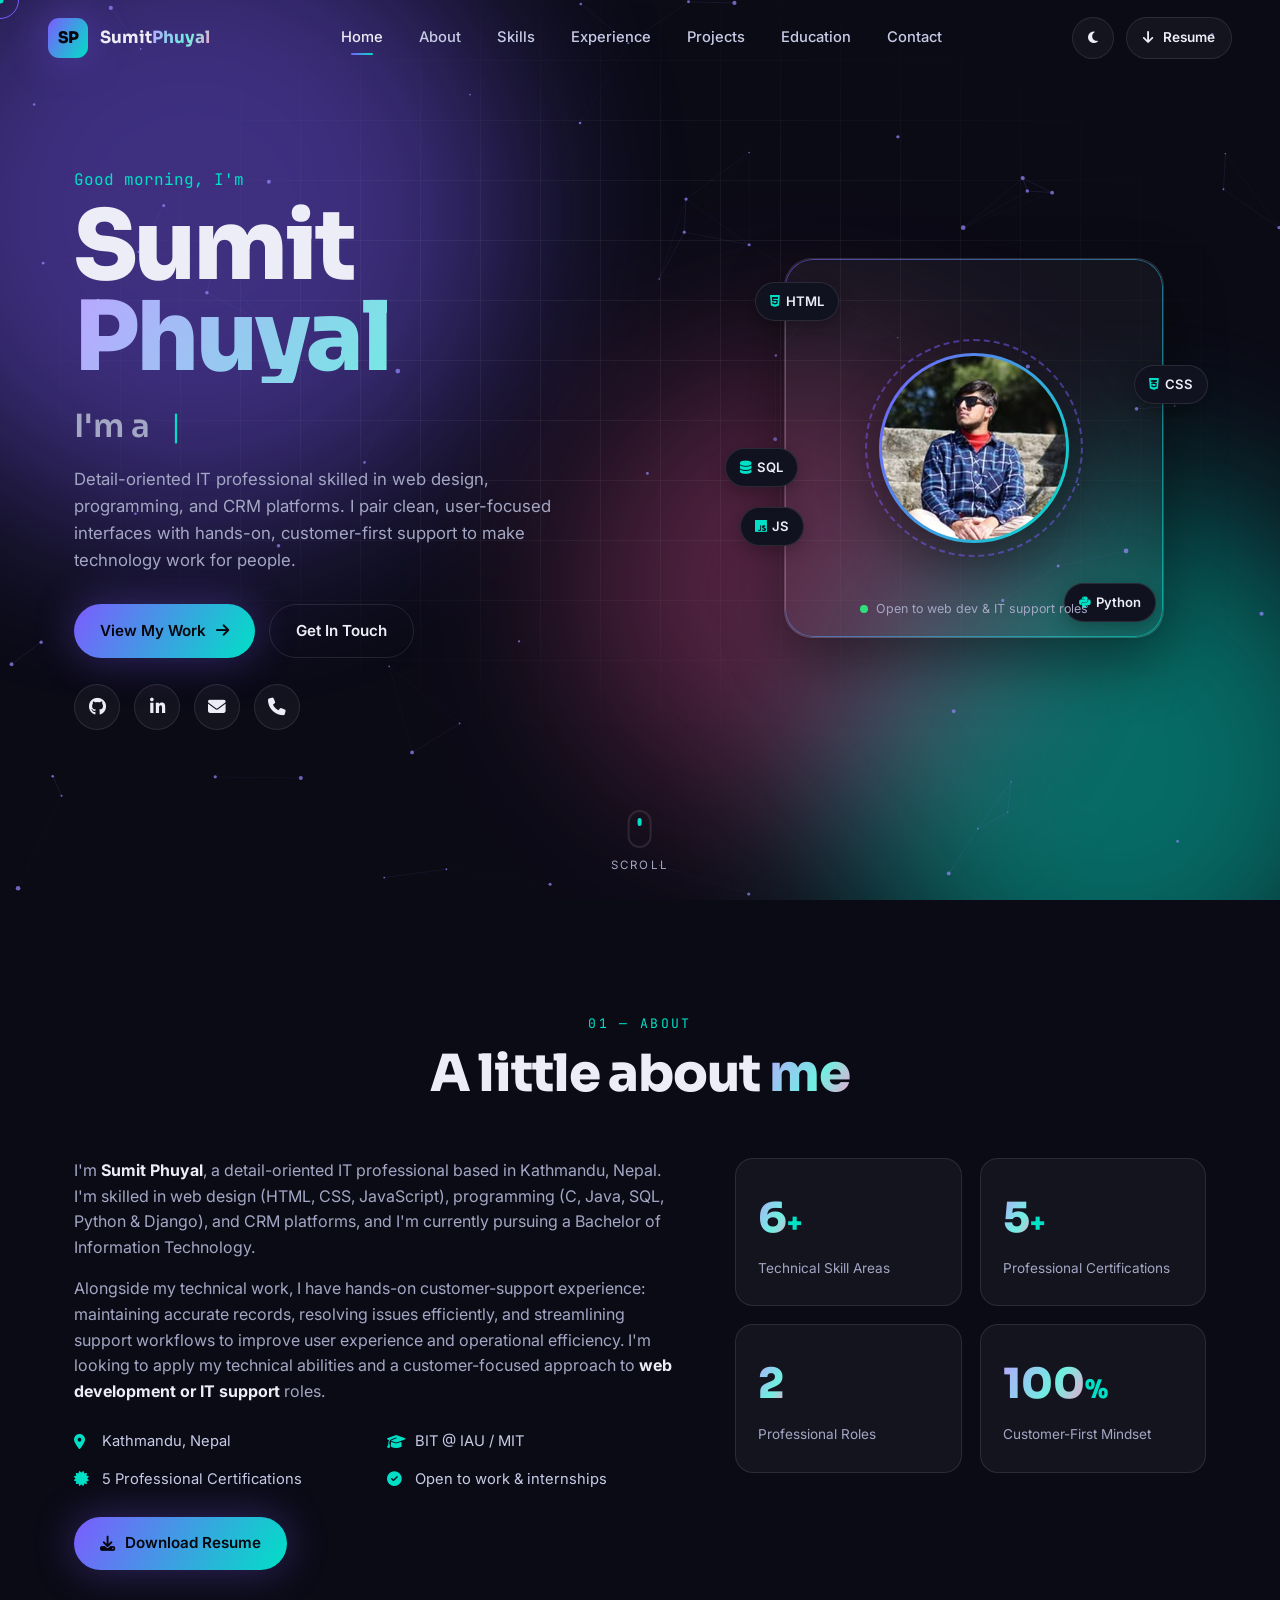
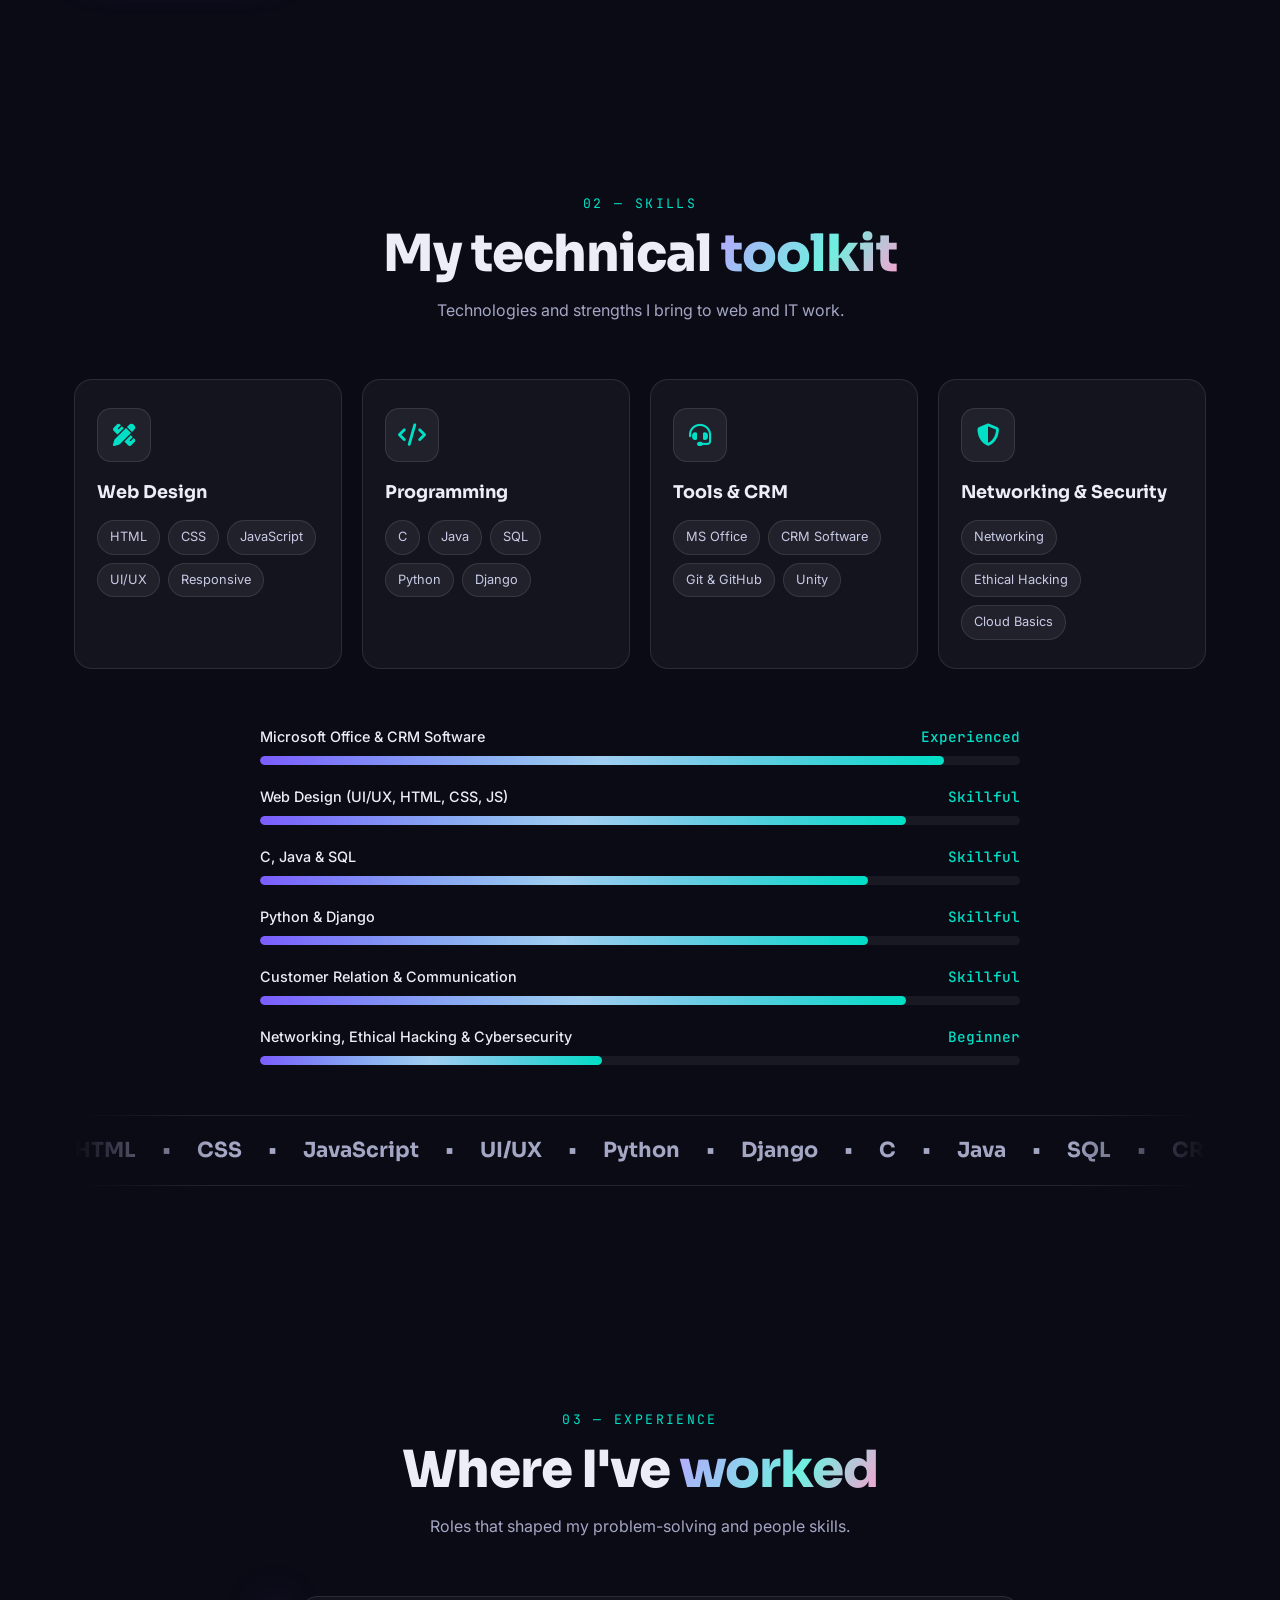
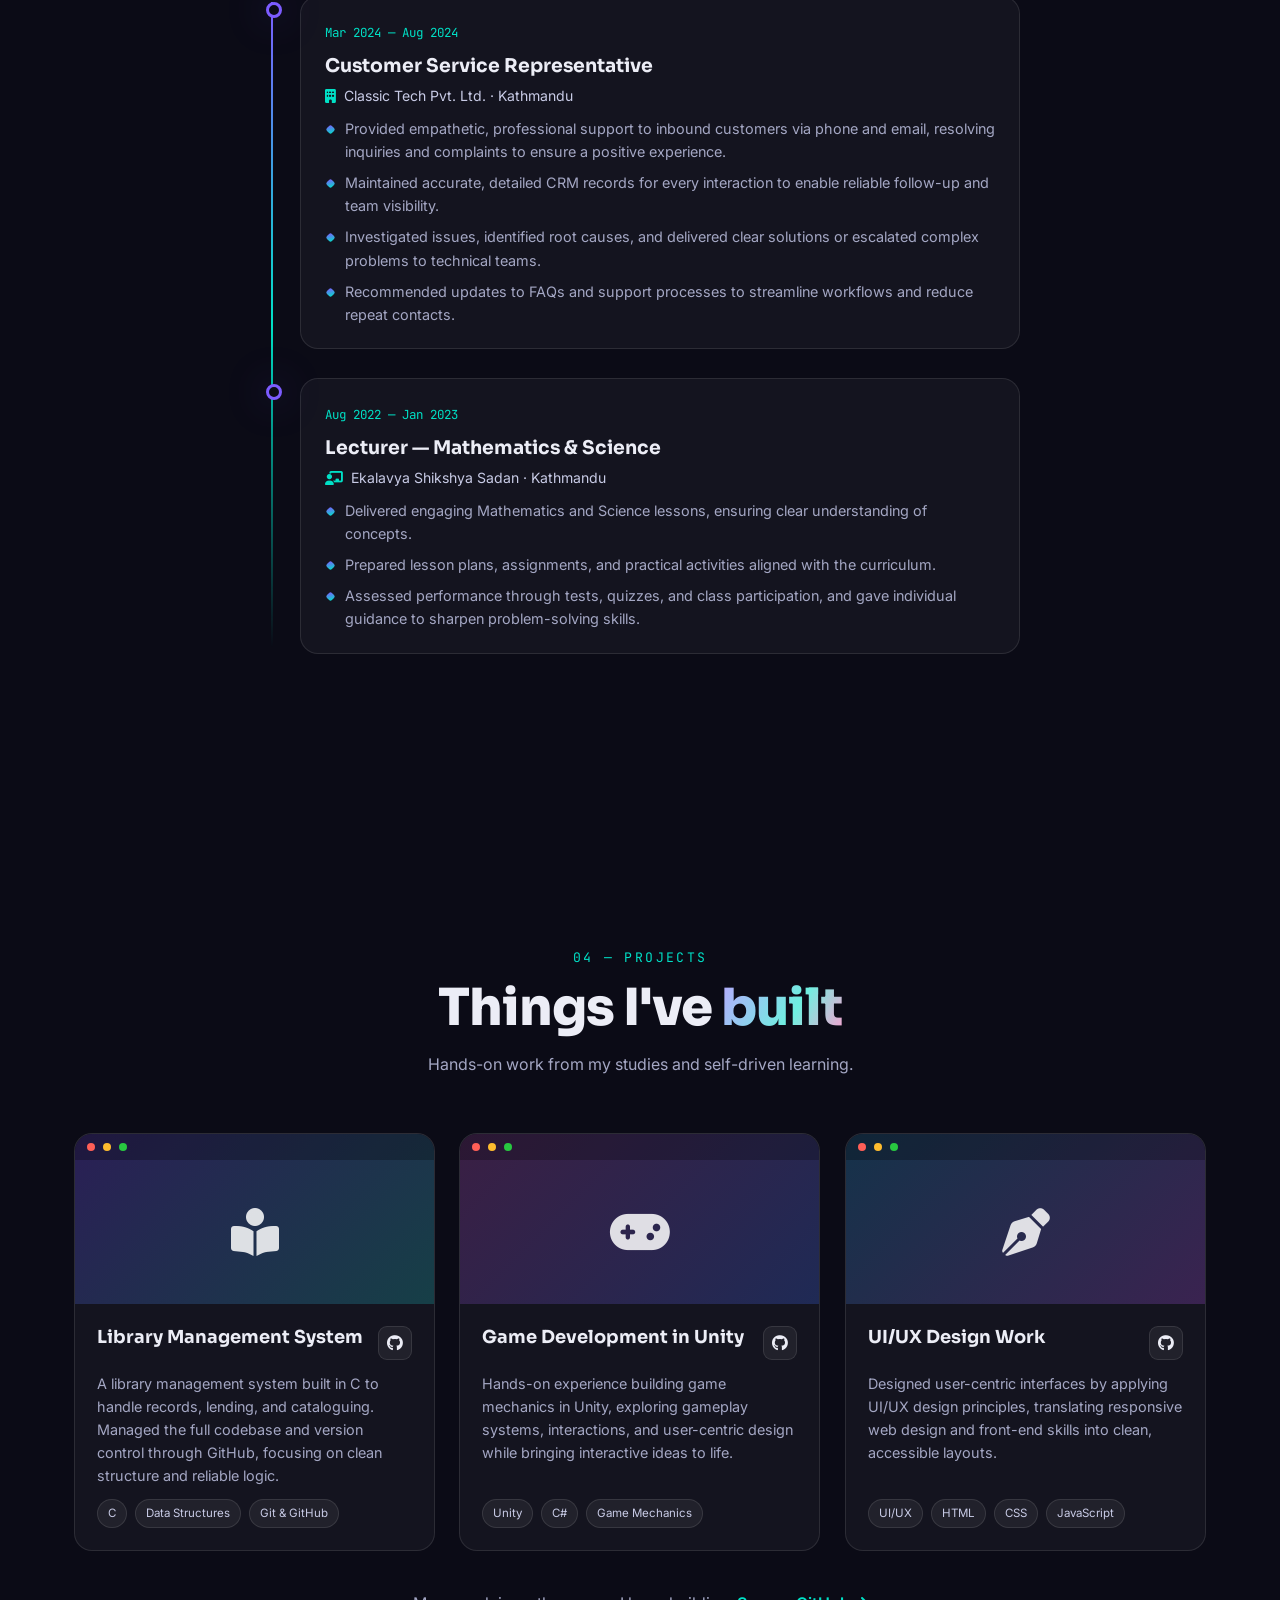
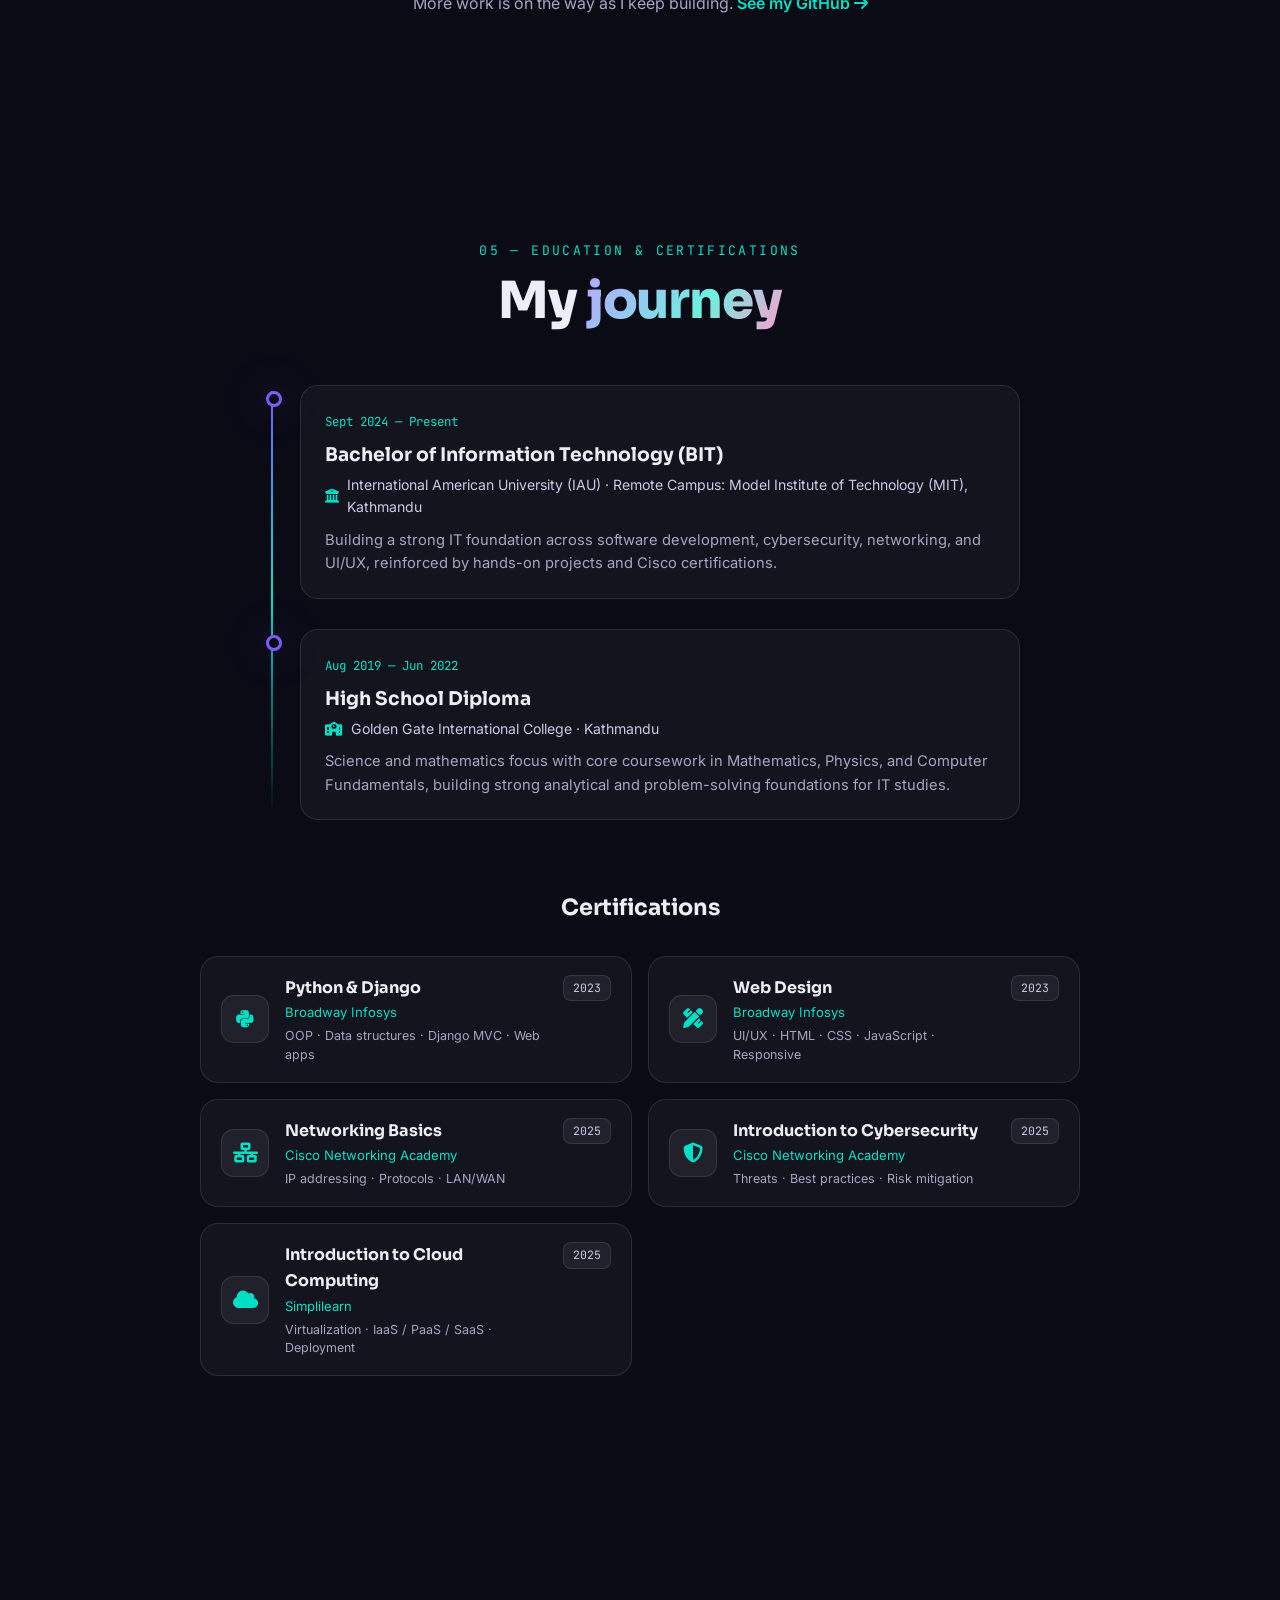
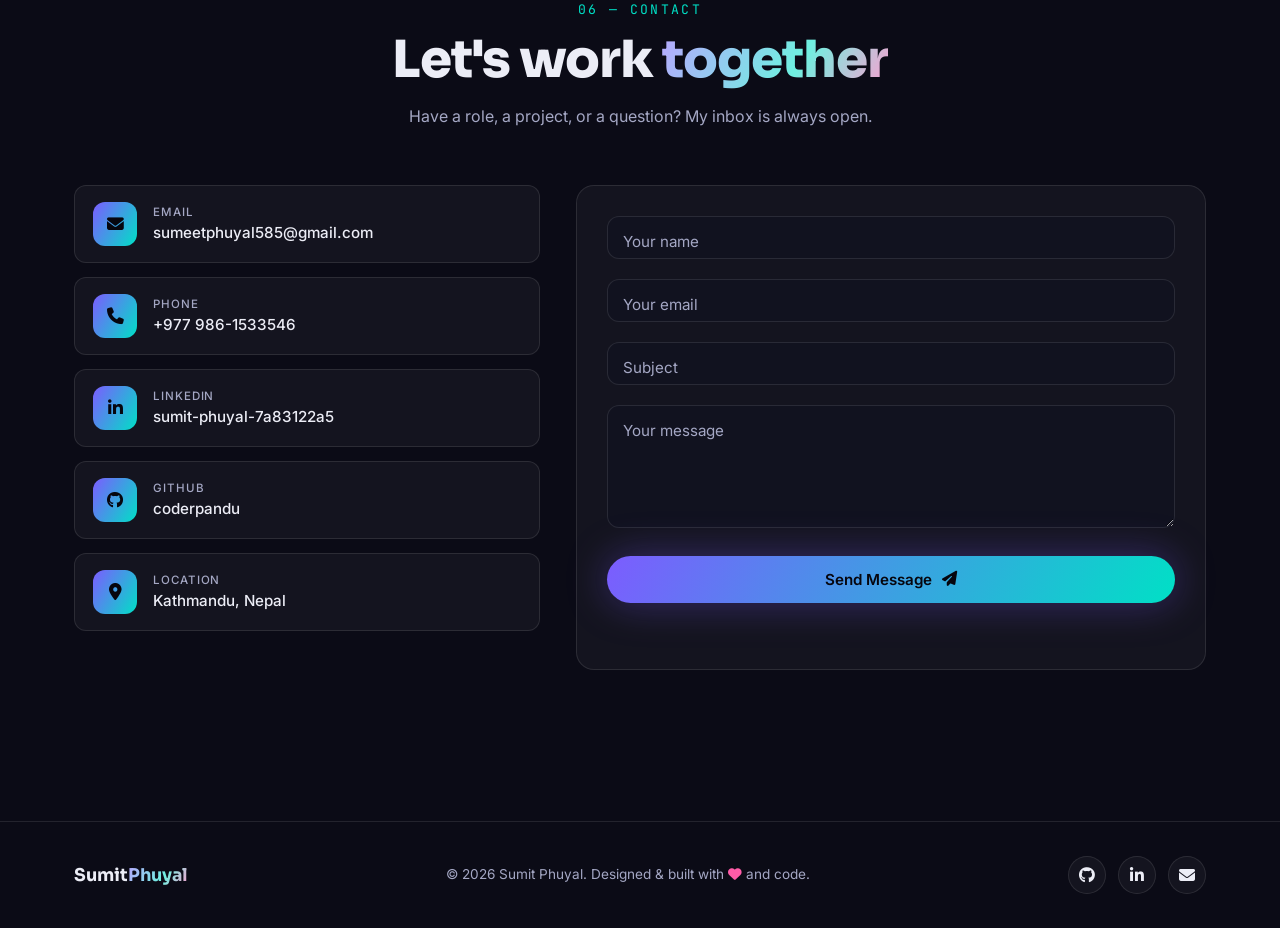
<file: index.html>
<!DOCTYPE html>
<html lang="en" data-theme="dark">
<head>
  <meta charset="UTF-8" />
  <meta name="viewport" content="width=device-width, initial-scale=1.0" />
  <meta name="description" content="Sumit Phuyal is an IT professional and web designer from Kathmandu, Nepal, skilled in HTML, CSS, JavaScript, Python and Django, with hands-on customer-support experience." />
  <meta name="author" content="Sumit Phuyal" />
  <meta name="keywords" content="Sumit Phuyal, Sumit Phuyal portfolio, web designer Nepal, IT professional Kathmandu, front-end developer, Python Django developer, coderpandu" />
  <meta name="robots" content="index, follow" />
  <meta name="theme-color" content="#0b0b16" />
  <link rel="canonical" href="https://coderpandu.github.io/portfolio/" />

  <!-- Open Graph -->
  <meta property="og:title" content="Sumit Phuyal — IT Professional & Web Designer" />
  <meta property="og:description" content="Portfolio of Sumit Phuyal — web design, programming, and customer-focused IT support, based in Kathmandu, Nepal." />
  <meta property="og:type" content="website" />
  <meta property="og:url" content="https://coderpandu.github.io/portfolio/" />
  <meta property="og:image" content="https://coderpandu.github.io/portfolio/assets/profile.jpg" />
  <meta property="og:site_name" content="Sumit Phuyal Portfolio" />

  <!-- Twitter -->
  <meta name="twitter:card" content="summary_large_image" />
  <meta name="twitter:title" content="Sumit Phuyal — IT Professional & Web Designer" />
  <meta name="twitter:description" content="Portfolio of Sumit Phuyal — web design, programming, and IT support, based in Kathmandu, Nepal." />
  <meta name="twitter:image" content="https://coderpandu.github.io/portfolio/assets/profile.jpg" />

  <title>Sumit Phuyal · IT Professional & Web Designer</title>

  <!-- Structured data: helps Google understand who this page is about -->
  <script type="application/ld+json">
  {
    "@context": "https://schema.org",
    "@type": "Person",
    "name": "Sumit Phuyal",
    "url": "https://coderpandu.github.io/portfolio/",
    "image": "https://coderpandu.github.io/portfolio/assets/profile.jpg",
    "jobTitle": "IT Professional & Web Designer",
    "email": "mailto:sumeetphuyal585@gmail.com",
    "telephone": "+977-986-1533546",
    "address": {
      "@type": "PostalAddress",
      "addressLocality": "Kathmandu",
      "addressCountry": "Nepal"
    },
    "sameAs": [
      "https://github.com/coderpandu",
      "https://www.linkedin.com/in/sumit-phuyal-7a83122a5"
    ],
    "knowsAbout": ["Web Design", "HTML", "CSS", "JavaScript", "Python", "Django", "C", "Java", "SQL", "UI/UX", "Customer Support", "Networking", "Cybersecurity"]
  }
  </script>

  <!-- Favicon (inline SVG monogram) -->
  <link rel="icon" href="data:image/svg+xml,<svg xmlns='http://www.w3.org/2000/svg' viewBox='0 0 100 100'><rect width='100' height='100' rx='22' fill='%237c5cff'/><text x='50' y='68' font-size='54' font-family='Arial' font-weight='bold' fill='white' text-anchor='middle'>SP</text></svg>" />

  <!-- Fonts -->
  <link rel="preconnect" href="https://fonts.googleapis.com" />
  <link rel="preconnect" href="https://fonts.gstatic.com" crossorigin />
  <link href="https://fonts.googleapis.com/css2?family=Inter:wght@300;400;500;600;700&family=Sora:wght@400;500;600;700;800&family=JetBrains+Mono:wght@400;500&display=swap" rel="stylesheet" />

  <!-- Icons -->
  <link rel="stylesheet" href="https://cdnjs.cloudflare.com/ajax/libs/font-awesome/6.5.1/css/all.min.css" />

  <link rel="stylesheet" href="css/style.css" />
</head>

<body>
  <!-- ===== Preloader ===== -->
  <div class="preloader" id="preloader">
    <div class="preloader__inner">
      <div class="preloader__monogram">
        <svg viewBox="0 0 100 100" aria-hidden="true">
          <path id="loaderPath" d="M30 25 L30 75 M30 25 L30 50 L55 50 M55 25 L55 75 M70 25 L70 75" />
        </svg>
      </div>
      <div class="preloader__bar"><span></span></div>
      <p class="preloader__text">Loading experience<span class="dots"></span></p>
    </div>
  </div>

  <!-- ===== Custom cursor ===== -->
  <div class="cursor-dot" id="cursorDot" aria-hidden="true"></div>
  <div class="cursor-ring" id="cursorRing" aria-hidden="true"></div>

  <!-- ===== Scroll progress bar ===== -->
  <div class="scroll-progress" id="scrollProgress" aria-hidden="true"></div>

  <!-- ===== Animated background ===== -->
  <div class="bg-aurora" aria-hidden="true">
    <span class="blob blob--1"></span>
    <span class="blob blob--2"></span>
    <span class="blob blob--3"></span>
  </div>
  <canvas id="particles" class="bg-particles" aria-hidden="true"></canvas>
  <div class="bg-grid" aria-hidden="true"></div>

  <!-- ===== Navbar ===== -->
  <header class="nav" id="nav">
    <a href="#home" class="nav__logo" data-cursor="link">
      <span class="nav__logo-mark">SP</span>
      <span class="nav__logo-text">Sumit<span>Phuyal</span></span>
    </a>

    <nav class="nav__menu" id="navMenu" aria-label="Primary">
      <a href="#home" class="nav__link is-active" data-cursor="link">Home</a>
      <a href="#about" class="nav__link" data-cursor="link">About</a>
      <a href="#skills" class="nav__link" data-cursor="link">Skills</a>
      <a href="#experience" class="nav__link" data-cursor="link">Experience</a>
      <a href="#projects" class="nav__link" data-cursor="link">Projects</a>
      <a href="#education" class="nav__link" data-cursor="link">Education</a>
      <a href="#contact" class="nav__link" data-cursor="link">Contact</a>
    </nav>

    <div class="nav__actions">
      <button class="theme-toggle" id="themeToggle" aria-label="Toggle theme" data-cursor="link">
        <i class="fa-solid fa-moon"></i>
        <i class="fa-solid fa-sun"></i>
      </button>
      <a href="assets/Sumit_Phuyal_Resume.pdf" download class="btn btn--ghost nav__cv" data-cursor="link">
        <i class="fa-solid fa-arrow-down"></i> Resume
      </a>
      <button class="nav__burger" id="navBurger" aria-label="Open menu" aria-expanded="false">
        <span></span><span></span><span></span>
      </button>
    </div>
  </header>

  <main>
    <!-- ===== Hero ===== -->
    <section class="hero section" id="home">
      <div class="hero__content reveal">
        <p class="hero__greeting"><span id="greeting">Hello</span>, I'm</p>
        <h1 class="hero__name">
          <span class="hero__name-line">Sumit</span>
          <span class="hero__name-line hero__name-line--accent">Phuyal</span>
        </h1>
        <h2 class="hero__role">
          <span class="hero__role-static">I'm a</span>
          <span class="typed" id="typed"></span>
          <span class="typed-cursor">|</span>
        </h2>
        <p class="hero__tagline">
          Detail-oriented IT professional skilled in web design, programming, and CRM
          platforms. I pair clean, user-focused interfaces with hands-on, customer-first
          support to make technology work for people.
        </p>

        <div class="hero__cta">
          <a href="#projects" class="btn btn--primary" data-cursor="link">
            <span>View My Work</span> <i class="fa-solid fa-arrow-right"></i>
          </a>
          <a href="#contact" class="btn btn--outline" data-cursor="link">
            <span>Get In Touch</span>
          </a>
        </div>

        <div class="hero__socials">
          <a href="https://github.com/coderpandu" target="_blank" rel="noopener" aria-label="GitHub" data-cursor="link"><i class="fa-brands fa-github"></i></a>
          <a href="https://www.linkedin.com/in/sumit-phuyal-7a83122a5" target="_blank" rel="noopener" aria-label="LinkedIn" data-cursor="link"><i class="fa-brands fa-linkedin-in"></i></a>
          <a href="mailto:sumeetphuyal585@gmail.com" aria-label="Email" data-cursor="link"><i class="fa-solid fa-envelope"></i></a>
          <a href="tel:+9779861533546" aria-label="Phone" data-cursor="link"><i class="fa-solid fa-phone"></i></a>
        </div>
      </div>

      <div class="hero__visual reveal">
        <div class="hero__card tilt" id="heroCard">
          <div class="hero__avatar">
            <img src="assets/profile.jpg" alt="Sumit Phuyal" class="hero__avatar-img"
                 onerror="this.style.display='none'; this.parentElement.classList.add('no-img');" />
            <span class="hero__avatar-mono">SP</span>
            <span class="hero__avatar-ring"></span>
          </div>
          <div class="hero__chip hero__chip--1"><i class="fa-brands fa-html5"></i> HTML</div>
          <div class="hero__chip hero__chip--2"><i class="fa-brands fa-css3-alt"></i> CSS</div>
          <div class="hero__chip hero__chip--3"><i class="fa-brands fa-js"></i> JS</div>
          <div class="hero__chip hero__chip--4"><i class="fa-brands fa-python"></i> Python</div>
          <div class="hero__chip hero__chip--5"><i class="fa-solid fa-database"></i> SQL</div>
          <div class="hero__status">
            <span class="dot"></span> Open to web dev & IT support roles
          </div>
        </div>
      </div>

      <a href="#about" class="hero__scroll" aria-label="Scroll down" data-cursor="link">
        <span class="mouse"><span class="wheel"></span></span>
        <span class="hero__scroll-text">Scroll</span>
      </a>
    </section>

    <!-- ===== About ===== -->
    <section class="section about" id="about">
      <div class="section__head reveal">
        <span class="section__kicker">01 — About</span>
        <h2 class="section__title">A little about <span>me</span></h2>
      </div>

      <div class="about__grid">
        <div class="about__text reveal">
          <p>
            I'm <strong>Sumit Phuyal</strong>, a detail-oriented IT professional based in
            Kathmandu, Nepal. I'm skilled in web design (HTML, CSS, JavaScript), programming
            (C, Java, SQL, Python & Django), and CRM platforms, and I'm currently pursuing a
            Bachelor of Information Technology.
          </p>
          <p>
            Alongside my technical work, I have hands-on customer-support experience:
            maintaining accurate records, resolving issues efficiently, and streamlining
            support workflows to improve user experience and operational efficiency. I'm
            looking to apply my technical abilities and a customer-focused approach to
            <strong>web development or IT support</strong> roles.
          </p>

          <ul class="about__facts">
            <li><i class="fa-solid fa-location-dot"></i> Kathmandu, Nepal</li>
            <li><i class="fa-solid fa-graduation-cap"></i> BIT @ IAU / MIT</li>
            <li><i class="fa-solid fa-certificate"></i> 5 Professional Certifications</li>
            <li><i class="fa-solid fa-circle-check"></i> Open to work & internships</li>
          </ul>

          <a href="assets/Sumit_Phuyal_Resume.pdf" download class="btn btn--primary" data-cursor="link">
            <i class="fa-solid fa-download"></i> <span>Download Resume</span>
          </a>
        </div>

        <div class="about__stats reveal">
          <div class="stat">
            <span class="stat__num" data-target="6">0</span><span class="stat__plus">+</span>
            <p class="stat__label">Technical Skill Areas</p>
          </div>
          <div class="stat">
            <span class="stat__num" data-target="5">0</span><span class="stat__plus">+</span>
            <p class="stat__label">Professional Certifications</p>
          </div>
          <div class="stat">
            <span class="stat__num" data-target="2">0</span>
            <p class="stat__label">Professional Roles</p>
          </div>
          <div class="stat">
            <span class="stat__num" data-target="100">0</span><span class="stat__plus">%</span>
            <p class="stat__label">Customer-First Mindset</p>
          </div>
        </div>
      </div>
    </section>

    <!-- ===== Skills ===== -->
    <section class="section skills" id="skills">
      <div class="section__head reveal">
        <span class="section__kicker">02 — Skills</span>
        <h2 class="section__title">My technical <span>toolkit</span></h2>
        <p class="section__sub">Technologies and strengths I bring to web and IT work.</p>
      </div>

      <div class="skills__grid">
        <article class="skill-card reveal">
          <div class="skill-card__icon"><i class="fa-solid fa-pen-ruler"></i></div>
          <h3>Web Design</h3>
          <div class="chips">
            <span class="chip">HTML</span><span class="chip">CSS</span><span class="chip">JavaScript</span>
            <span class="chip">UI/UX</span><span class="chip">Responsive</span>
          </div>
        </article>

        <article class="skill-card reveal">
          <div class="skill-card__icon"><i class="fa-solid fa-code"></i></div>
          <h3>Programming</h3>
          <div class="chips">
            <span class="chip">C</span><span class="chip">Java</span><span class="chip">SQL</span>
            <span class="chip">Python</span><span class="chip">Django</span>
          </div>
        </article>

        <article class="skill-card reveal">
          <div class="skill-card__icon"><i class="fa-solid fa-headset"></i></div>
          <h3>Tools & CRM</h3>
          <div class="chips">
            <span class="chip">MS Office</span><span class="chip">CRM Software</span>
            <span class="chip">Git & GitHub</span><span class="chip">Unity</span>
          </div>
        </article>

        <article class="skill-card reveal">
          <div class="skill-card__icon"><i class="fa-solid fa-shield-halved"></i></div>
          <h3>Networking & Security</h3>
          <div class="chips">
            <span class="chip">Networking</span><span class="chip">Ethical Hacking</span>
            <span class="chip">Cloud Basics</span>
          </div>
        </article>
      </div>

      <!-- Proficiency bars (mapped from resume skill levels) -->
      <div class="skills__bars reveal">
        <div class="bar">
          <div class="bar__head"><span>Microsoft Office & CRM Software</span><span class="bar__pct">Experienced</span></div>
          <div class="bar__track"><span class="bar__fill" data-width="90"></span></div>
        </div>
        <div class="bar">
          <div class="bar__head"><span>Web Design (UI/UX, HTML, CSS, JS)</span><span class="bar__pct">Skillful</span></div>
          <div class="bar__track"><span class="bar__fill" data-width="85"></span></div>
        </div>
        <div class="bar">
          <div class="bar__head"><span>C, Java & SQL</span><span class="bar__pct">Skillful</span></div>
          <div class="bar__track"><span class="bar__fill" data-width="80"></span></div>
        </div>
        <div class="bar">
          <div class="bar__head"><span>Python & Django</span><span class="bar__pct">Skillful</span></div>
          <div class="bar__track"><span class="bar__fill" data-width="80"></span></div>
        </div>
        <div class="bar">
          <div class="bar__head"><span>Customer Relation & Communication</span><span class="bar__pct">Skillful</span></div>
          <div class="bar__track"><span class="bar__fill" data-width="85"></span></div>
        </div>
        <div class="bar">
          <div class="bar__head"><span>Networking, Ethical Hacking & Cybersecurity</span><span class="bar__pct">Beginner</span></div>
          <div class="bar__track"><span class="bar__fill" data-width="45"></span></div>
        </div>
      </div>

      <!-- Marquee ticker -->
      <div class="marquee reveal" aria-hidden="true">
        <div class="marquee__track">
          <span>HTML</span><span>•</span><span>CSS</span><span>•</span><span>JavaScript</span><span>•</span>
          <span>UI/UX</span><span>•</span><span>Python</span><span>•</span><span>Django</span><span>•</span>
          <span>C</span><span>•</span><span>Java</span><span>•</span><span>SQL</span><span>•</span>
          <span>CRM</span><span>•</span><span>Unity</span><span>•</span><span>Networking</span><span>•</span>
          <span>Cybersecurity</span><span>•</span><span>Cloud</span><span>•</span>
          <span>HTML</span><span>•</span><span>CSS</span><span>•</span><span>JavaScript</span><span>•</span>
          <span>UI/UX</span><span>•</span><span>Python</span><span>•</span><span>Django</span><span>•</span>
          <span>C</span><span>•</span><span>Java</span><span>•</span><span>SQL</span><span>•</span>
          <span>CRM</span><span>•</span><span>Unity</span><span>•</span><span>Networking</span><span>•</span>
          <span>Cybersecurity</span><span>•</span><span>Cloud</span><span>•</span>
        </div>
      </div>
    </section>

    <!-- ===== Experience ===== -->
    <section class="section experience" id="experience">
      <div class="section__head reveal">
        <span class="section__kicker">03 — Experience</span>
        <h2 class="section__title">Where I've <span>worked</span></h2>
        <p class="section__sub">Roles that shaped my problem-solving and people skills.</p>
      </div>

      <div class="timeline">
        <div class="timeline__item reveal">
          <div class="timeline__dot"></div>
          <div class="timeline__card">
            <span class="timeline__date">Mar 2024 — Aug 2024</span>
            <h3>Customer Service Representative</h3>
            <p class="timeline__org"><i class="fa-solid fa-building"></i> Classic Tech Pvt. Ltd. · Kathmandu</p>
            <ul class="timeline__list">
              <li>Provided empathetic, professional support to inbound customers via phone and email, resolving inquiries and complaints to ensure a positive experience.</li>
              <li>Maintained accurate, detailed CRM records for every interaction to enable reliable follow-up and team visibility.</li>
              <li>Investigated issues, identified root causes, and delivered clear solutions or escalated complex problems to technical teams.</li>
              <li>Recommended updates to FAQs and support processes to streamline workflows and reduce repeat contacts.</li>
            </ul>
          </div>
        </div>

        <div class="timeline__item reveal">
          <div class="timeline__dot"></div>
          <div class="timeline__card">
            <span class="timeline__date">Aug 2022 — Jan 2023</span>
            <h3>Lecturer — Mathematics & Science</h3>
            <p class="timeline__org"><i class="fa-solid fa-chalkboard-user"></i> Ekalavya Shikshya Sadan · Kathmandu</p>
            <ul class="timeline__list">
              <li>Delivered engaging Mathematics and Science lessons, ensuring clear understanding of concepts.</li>
              <li>Prepared lesson plans, assignments, and practical activities aligned with the curriculum.</li>
              <li>Assessed performance through tests, quizzes, and class participation, and gave individual guidance to sharpen problem-solving skills.</li>
            </ul>
          </div>
        </div>
      </div>
    </section>

    <!-- ===== Projects ===== -->
    <section class="section projects" id="projects">
      <div class="section__head reveal">
        <span class="section__kicker">04 — Projects</span>
        <h2 class="section__title">Things I've <span>built</span></h2>
        <p class="section__sub">Hands-on work from my studies and self-driven learning.</p>
      </div>

      <div class="projects__grid">
        <article class="project reveal" data-cursor="view">
          <div class="project__media">
            <div class="project__mock">
              <span class="project__mock-bar"></span>
              <div class="project__mock-body"><i class="fa-solid fa-book-open-reader"></i></div>
            </div>
          </div>
          <div class="project__body">
            <div class="project__top">
              <h3>Library Management System</h3>
              <div class="project__links">
                <a href="https://github.com/coderpandu" target="_blank" rel="noopener" aria-label="Source code" data-cursor="link"><i class="fa-brands fa-github"></i></a>
              </div>
            </div>
            <p>
              A library management system built in C to handle records, lending, and
              cataloguing. Managed the full codebase and version control through GitHub,
              focusing on clean structure and reliable logic.
            </p>
            <div class="chips chips--sm">
              <span class="chip">C</span><span class="chip">Data Structures</span><span class="chip">Git & GitHub</span>
            </div>
          </div>
        </article>

        <article class="project reveal" data-cursor="view">
          <div class="project__media">
            <div class="project__mock project__mock--alt">
              <span class="project__mock-bar"></span>
              <div class="project__mock-body"><i class="fa-solid fa-gamepad"></i></div>
            </div>
          </div>
          <div class="project__body">
            <div class="project__top">
              <h3>Game Development in Unity</h3>
              <div class="project__links">
                <a href="https://github.com/coderpandu" target="_blank" rel="noopener" aria-label="Source code" data-cursor="link"><i class="fa-brands fa-github"></i></a>
              </div>
            </div>
            <p>
              Hands-on experience building game mechanics in Unity, exploring gameplay
              systems, interactions, and user-centric design while bringing interactive
              ideas to life.
            </p>
            <div class="chips chips--sm">
              <span class="chip">Unity</span><span class="chip">C#</span><span class="chip">Game Mechanics</span>
            </div>
          </div>
        </article>

        <article class="project reveal" data-cursor="view">
          <div class="project__media">
            <div class="project__mock project__mock--alt2">
              <span class="project__mock-bar"></span>
              <div class="project__mock-body"><i class="fa-solid fa-pen-nib"></i></div>
            </div>
          </div>
          <div class="project__body">
            <div class="project__top">
              <h3>UI/UX Design Work</h3>
              <div class="project__links">
                <a href="https://github.com/coderpandu" target="_blank" rel="noopener" aria-label="Source code" data-cursor="link"><i class="fa-brands fa-github"></i></a>
              </div>
            </div>
            <p>
              Designed user-centric interfaces by applying UI/UX design principles,
              translating responsive web design and front-end skills into clean,
              accessible layouts.
            </p>
            <div class="chips chips--sm">
              <span class="chip">UI/UX</span><span class="chip">HTML</span><span class="chip">CSS</span><span class="chip">JavaScript</span>
            </div>
          </div>
        </article>
      </div>

      <p class="projects__note reveal">
        More work is on the way as I keep building.
        <a href="https://github.com/coderpandu" target="_blank" rel="noopener" data-cursor="link">See my GitHub <i class="fa-solid fa-arrow-right"></i></a>
      </p>
    </section>

    <!-- ===== Education & Certifications ===== -->
    <section class="section education" id="education">
      <div class="section__head reveal">
        <span class="section__kicker">05 — Education & Certifications</span>
        <h2 class="section__title">My <span>journey</span></h2>
      </div>

      <div class="timeline">
        <div class="timeline__item reveal">
          <div class="timeline__dot"></div>
          <div class="timeline__card">
            <span class="timeline__date">Sept 2024 — Present</span>
            <h3>Bachelor of Information Technology (BIT)</h3>
            <p class="timeline__org"><i class="fa-solid fa-building-columns"></i> International American University (IAU) · Remote Campus: Model Institute of Technology (MIT), Kathmandu</p>
            <p>
              Building a strong IT foundation across software development, cybersecurity,
              networking, and UI/UX, reinforced by hands-on projects and Cisco
              certifications.
            </p>
          </div>
        </div>

        <div class="timeline__item reveal">
          <div class="timeline__dot"></div>
          <div class="timeline__card">
            <span class="timeline__date">Aug 2019 — Jun 2022</span>
            <h3>High School Diploma</h3>
            <p class="timeline__org"><i class="fa-solid fa-school"></i> Golden Gate International College · Kathmandu</p>
            <p>
              Science and mathematics focus with core coursework in Mathematics, Physics,
              and Computer Fundamentals, building strong analytical and problem-solving
              foundations for IT studies.
            </p>
          </div>
        </div>
      </div>

      <!-- Certificates -->
      <div class="certs reveal">
        <h3 class="certs__title">Certifications</h3>
        <div class="certs__grid">
          <article class="cert-card">
            <div class="cert-card__ico"><i class="fa-brands fa-python"></i></div>
            <div>
              <h4>Python &amp; Django</h4>
              <p class="cert-card__org">Broadway Infosys</p>
              <p class="cert-card__meta">OOP · Data structures · Django MVC · Web apps</p>
            </div>
            <span class="cert-card__year">2023</span>
          </article>

          <article class="cert-card">
            <div class="cert-card__ico"><i class="fa-solid fa-pen-ruler"></i></div>
            <div>
              <h4>Web Design</h4>
              <p class="cert-card__org">Broadway Infosys</p>
              <p class="cert-card__meta">UI/UX · HTML · CSS · JavaScript · Responsive</p>
            </div>
            <span class="cert-card__year">2023</span>
          </article>

          <article class="cert-card">
            <div class="cert-card__ico"><i class="fa-solid fa-network-wired"></i></div>
            <div>
              <h4>Networking Basics</h4>
              <p class="cert-card__org">Cisco Networking Academy</p>
              <p class="cert-card__meta">IP addressing · Protocols · LAN/WAN</p>
            </div>
            <span class="cert-card__year">2025</span>
          </article>

          <article class="cert-card">
            <div class="cert-card__ico"><i class="fa-solid fa-shield-halved"></i></div>
            <div>
              <h4>Introduction to Cybersecurity</h4>
              <p class="cert-card__org">Cisco Networking Academy</p>
              <p class="cert-card__meta">Threats · Best practices · Risk mitigation</p>
            </div>
            <span class="cert-card__year">2025</span>
          </article>

          <article class="cert-card">
            <div class="cert-card__ico"><i class="fa-solid fa-cloud"></i></div>
            <div>
              <h4>Introduction to Cloud Computing</h4>
              <p class="cert-card__org">Simplilearn</p>
              <p class="cert-card__meta">Virtualization · IaaS / PaaS / SaaS · Deployment</p>
            </div>
            <span class="cert-card__year">2025</span>
          </article>
        </div>
      </div>
    </section>

    <!-- ===== Contact ===== -->
    <section class="section contact" id="contact">
      <div class="section__head reveal">
        <span class="section__kicker">06 — Contact</span>
        <h2 class="section__title">Let's work <span>together</span></h2>
        <p class="section__sub">Have a role, a project, or a question? My inbox is always open.</p>
      </div>

      <div class="contact__grid">
        <div class="contact__info reveal">
          <a href="mailto:sumeetphuyal585@gmail.com" class="contact__item" data-cursor="link">
            <span class="contact__ico"><i class="fa-solid fa-envelope"></i></span>
            <span><small>Email</small>sumeetphuyal585@gmail.com</span>
          </a>
          <a href="tel:+9779861533546" class="contact__item" data-cursor="link">
            <span class="contact__ico"><i class="fa-solid fa-phone"></i></span>
            <span><small>Phone</small>+977 986-1533546</span>
          </a>
          <a href="https://www.linkedin.com/in/sumit-phuyal-7a83122a5" target="_blank" rel="noopener" class="contact__item" data-cursor="link">
            <span class="contact__ico"><i class="fa-brands fa-linkedin-in"></i></span>
            <span><small>LinkedIn</small>sumit-phuyal-7a83122a5</span>
          </a>
          <a href="https://github.com/coderpandu" target="_blank" rel="noopener" class="contact__item" data-cursor="link">
            <span class="contact__ico"><i class="fa-brands fa-github"></i></span>
            <span><small>GitHub</small>coderpandu</span>
          </a>
          <div class="contact__item contact__item--static">
            <span class="contact__ico"><i class="fa-solid fa-location-dot"></i></span>
            <span><small>Location</small>Kathmandu, Nepal</span>
          </div>
        </div>

        <form class="contact__form reveal" id="contactForm" novalidate>
          <div class="field">
            <input type="text" id="name" name="name" required placeholder=" " data-cursor="link" />
            <label for="name">Your name</label>
          </div>
          <div class="field">
            <input type="email" id="email" name="email" required placeholder=" " data-cursor="link" />
            <label for="email">Your email</label>
          </div>
          <div class="field">
            <input type="text" id="subject" name="subject" placeholder=" " data-cursor="link" />
            <label for="subject">Subject</label>
          </div>
          <div class="field">
            <textarea id="message" name="message" rows="5" required placeholder=" " data-cursor="link"></textarea>
            <label for="message">Your message</label>
          </div>
          <button type="submit" class="btn btn--primary btn--block" data-cursor="link">
            <span>Send Message</span> <i class="fa-solid fa-paper-plane"></i>
          </button>
          <p class="form__note" id="formNote" role="status" aria-live="polite"></p>
        </form>
      </div>
    </section>
  </main>

  <!-- ===== Footer ===== -->
  <footer class="footer">
    <div class="footer__inner">
      <a href="#home" class="footer__logo" data-cursor="link">Sumit<span>Phuyal</span></a>
      <p class="footer__copy">© <span id="year"></span> Sumit Phuyal. Designed & built with <i class="fa-solid fa-heart"></i> and code.</p>
      <div class="footer__socials">
        <a href="https://github.com/coderpandu" target="_blank" rel="noopener" aria-label="GitHub" data-cursor="link"><i class="fa-brands fa-github"></i></a>
        <a href="https://www.linkedin.com/in/sumit-phuyal-7a83122a5" target="_blank" rel="noopener" aria-label="LinkedIn" data-cursor="link"><i class="fa-brands fa-linkedin-in"></i></a>
        <a href="mailto:sumeetphuyal585@gmail.com" aria-label="Email" data-cursor="link"><i class="fa-solid fa-envelope"></i></a>
      </div>
    </div>
  </footer>

  <!-- Back to top -->
  <button class="to-top" id="toTop" aria-label="Back to top" data-cursor="link">
    <i class="fa-solid fa-arrow-up"></i>
  </button>

  <script src="js/script.js"></script>
</body>
</html>
</file>
<file: css/style.css>
/* =========================================================
   Sumit Phuyal — Portfolio
   Author: Sumit Phuyal
   ========================================================= */

/* ---------- Design Tokens ---------- */
:root {
  --c-bg: #0b0b16;
  --c-bg-2: #11121f;
  --c-surface: rgba(255, 255, 255, 0.04);
  --c-surface-2: rgba(255, 255, 255, 0.06);
  --c-border: rgba(255, 255, 255, 0.10);
  --c-text: #ecedf6;
  --c-text-dim: #a4a7c4;
  --c-text-soft: #c8cbe6;

  --c-primary: #7c5cff;
  --c-primary-2: #00e0c6;
  --c-accent: #ff5ca8;

  --grad-main: linear-gradient(120deg, #7c5cff 0%, #00e0c6 100%);
  --grad-accent: linear-gradient(120deg, #ff5ca8 0%, #7c5cff 100%);
  --grad-text: linear-gradient(120deg, #b9a6ff 0%, #6ef0e0 60%, #ff9ed0 100%);

  --shadow-sm: 0 6px 18px rgba(0, 0, 0, 0.25);
  --shadow-lg: 0 24px 60px rgba(0, 0, 0, 0.45);
  --glow: 0 0 40px rgba(124, 92, 255, 0.35);

  --font-head: "Sora", system-ui, sans-serif;
  --font-body: "Inter", system-ui, sans-serif;
  --font-mono: "JetBrains Mono", ui-monospace, monospace;

  --radius: 18px;
  --radius-sm: 12px;
  --maxw: 1180px;
  --nav-h: 76px;
  --ease: cubic-bezier(0.22, 1, 0.36, 1);
}

/* Light theme */
[data-theme="light"] {
  --c-bg: #f4f5fb;
  --c-bg-2: #ffffff;
  --c-surface: rgba(20, 22, 50, 0.03);
  --c-surface-2: rgba(20, 22, 50, 0.05);
  --c-border: rgba(20, 22, 50, 0.10);
  --c-text: #161830;
  --c-text-dim: #5a5f80;
  --c-text-soft: #3a3e60;
  --shadow-lg: 0 24px 60px rgba(50, 40, 120, 0.15);
  --glow: 0 0 40px rgba(124, 92, 255, 0.20);
}

/* ---------- Reset ---------- */
*, *::before, *::after { box-sizing: border-box; margin: 0; padding: 0; }

html { scroll-behavior: smooth; }
@media (prefers-reduced-motion: reduce) {
  html { scroll-behavior: auto; }
  *, *::before, *::after { animation-duration: 0.001ms !important; transition-duration: 0.001ms !important; }
}

body {
  font-family: var(--font-body);
  background: var(--c-bg);
  color: var(--c-text);
  line-height: 1.6;
  overflow-x: hidden;
  -webkit-font-smoothing: antialiased;
  transition: background 0.5s var(--ease), color 0.5s var(--ease);
}

a { color: inherit; text-decoration: none; }
ul { list-style: none; }
img { max-width: 100%; display: block; }
button { font-family: inherit; cursor: pointer; border: none; background: none; color: inherit; }
::selection { background: var(--c-primary); color: #fff; }

/* Scrollbar */
::-webkit-scrollbar { width: 11px; }
::-webkit-scrollbar-track { background: var(--c-bg); }
::-webkit-scrollbar-thumb { background: linear-gradient(var(--c-primary), var(--c-primary-2)); border-radius: 20px; border: 3px solid var(--c-bg); }

/* ---------- Layout ---------- */
.section {
  position: relative;
  max-width: var(--maxw);
  margin-inline: auto;
  padding: 110px 24px;
  z-index: 2;
}
@media (max-width: 640px) { .section { padding: 80px 18px; } }

.section__head { text-align: center; margin-bottom: 56px; }
.section__kicker {
  font-family: var(--font-mono);
  font-size: 0.82rem;
  letter-spacing: 0.18em;
  text-transform: uppercase;
  color: var(--c-primary-2);
}
.section__title {
  font-family: var(--font-head);
  font-weight: 800;
  font-size: clamp(2rem, 5vw, 3.2rem);
  line-height: 1.1;
  margin-top: 10px;
  letter-spacing: -0.02em;
}
.section__title span { background: var(--grad-text); -webkit-background-clip: text; background-clip: text; color: transparent; }
.section__sub { color: var(--c-text-dim); max-width: 620px; margin: 16px auto 0; }

/* ---------- Buttons ---------- */
.btn {
  --pad: 14px 26px;
  display: inline-flex; align-items: center; gap: 10px;
  padding: var(--pad);
  border-radius: 100px;
  font-weight: 600;
  font-size: 0.95rem;
  position: relative;
  transition: transform 0.3s var(--ease), box-shadow 0.3s var(--ease), background 0.3s var(--ease), color 0.3s;
  white-space: nowrap;
}
.btn:hover { transform: translateY(-3px); }
.btn--primary { background: var(--grad-main); color: #06060e; box-shadow: var(--glow); }
.btn--primary:hover { box-shadow: 0 12px 40px rgba(124, 92, 255, 0.5); }
.btn--outline { border: 1.5px solid var(--c-border); color: var(--c-text); }
.btn--outline:hover { border-color: var(--c-primary); background: var(--c-surface); }
.btn--ghost { background: var(--c-surface); border: 1px solid var(--c-border); font-size: 0.85rem; padding: 9px 16px; }
.btn--ghost:hover { background: var(--c-surface-2); }
.btn--block { width: 100%; justify-content: center; }
.btn i { transition: transform 0.3s var(--ease); }
.btn--primary:hover i.fa-arrow-right { transform: translateX(4px); }

/* ---------- Backgrounds ---------- */
.bg-aurora { position: fixed; inset: 0; z-index: 0; overflow: hidden; pointer-events: none; }
.blob { position: absolute; border-radius: 50%; filter: blur(90px); opacity: 0.45; }
.blob--1 { width: 50vw; height: 50vw; background: #7c5cff; top: -12%; left: -10%; animation: float1 22s var(--ease) infinite; }
.blob--2 { width: 42vw; height: 42vw; background: #00e0c6; bottom: -15%; right: -8%; animation: float2 26s var(--ease) infinite; }
.blob--3 { width: 35vw; height: 35vw; background: #ff5ca8; top: 40%; left: 45%; opacity: 0.30; animation: float3 30s var(--ease) infinite; }
[data-theme="light"] .blob { opacity: 0.28; }

@keyframes float1 { 50% { transform: translate(8vw, 10vh) scale(1.15); } }
@keyframes float2 { 50% { transform: translate(-8vw, -8vh) scale(1.1); } }
@keyframes float3 { 50% { transform: translate(-12vw, 6vh) scale(0.9); } }

.bg-particles { position: fixed; inset: 0; z-index: 1; pointer-events: none; }
.bg-grid {
  position: fixed; inset: 0; z-index: 0; pointer-events: none;
  background-image:
    linear-gradient(var(--c-border) 1px, transparent 1px),
    linear-gradient(90deg, var(--c-border) 1px, transparent 1px);
  background-size: 60px 60px;
  mask-image: radial-gradient(ellipse 70% 60% at 50% 40%, #000 30%, transparent 75%);
  -webkit-mask-image: radial-gradient(ellipse 70% 60% at 50% 40%, #000 30%, transparent 75%);
  opacity: 0.5;
}

/* ---------- Preloader ---------- */
.preloader {
  position: fixed; inset: 0; z-index: 9999;
  display: grid; place-items: center;
  background: var(--c-bg);
  transition: opacity 0.6s var(--ease), visibility 0.6s;
}
.preloader.is-done { opacity: 0; visibility: hidden; }
.preloader__inner { text-align: center; width: 220px; }
.preloader__monogram svg { width: 90px; height: 90px; margin-inline: auto; }
.preloader__monogram path {
  fill: none; stroke: url(#g); stroke: var(--c-primary);
  stroke-width: 5; stroke-linecap: round; stroke-linejoin: round;
  stroke-dasharray: 320; stroke-dashoffset: 320;
  animation: draw 1.6s var(--ease) forwards;
}
@keyframes draw { to { stroke-dashoffset: 0; } }
.preloader__bar { height: 3px; background: var(--c-border); border-radius: 4px; margin: 22px 0 14px; overflow: hidden; }
.preloader__bar span { display: block; height: 100%; width: 0; background: var(--grad-main); animation: load 1.6s var(--ease) forwards; }
@keyframes load { to { width: 100%; } }
.preloader__text { font-family: var(--font-mono); font-size: 0.8rem; color: var(--c-text-dim); }
.dots::after { content: ""; animation: dots 1.4s steps(4) infinite; }
@keyframes dots { 0% { content: ""; } 25% { content: "."; } 50% { content: ".."; } 75% { content: "..."; } }

/* ---------- Custom cursor ---------- */
.cursor-dot, .cursor-ring { position: fixed; top: 0; left: 0; border-radius: 50%; pointer-events: none; z-index: 9998; transform: translate(-50%, -50%); }
.cursor-dot { width: 7px; height: 7px; background: var(--c-primary-2); }
.cursor-ring { width: 38px; height: 38px; border: 1.5px solid var(--c-primary); transition: width 0.25s, height 0.25s, background 0.25s, border-color 0.25s; }
.cursor-ring.is-hover { width: 60px; height: 60px; background: rgba(124, 92, 255, 0.12); border-color: var(--c-primary-2); }
.cursor-ring.is-view { width: 80px; height: 80px; background: rgba(0, 224, 198, 0.10); }
@media (hover: none), (max-width: 900px) { .cursor-dot, .cursor-ring { display: none; } }

/* ---------- Scroll progress ---------- */
.scroll-progress { position: fixed; top: 0; left: 0; height: 3px; width: 0; background: var(--grad-main); z-index: 9997; box-shadow: 0 0 12px var(--c-primary); }

/* ---------- Navbar ---------- */
.nav {
  position: fixed; top: 0; left: 0; right: 0; height: var(--nav-h);
  display: flex; align-items: center; justify-content: space-between;
  padding: 0 clamp(18px, 4vw, 48px);
  z-index: 1000;
  transition: background 0.4s var(--ease), backdrop-filter 0.4s, box-shadow 0.4s, height 0.4s;
}
.nav.is-scrolled {
  height: 64px;
  background: color-mix(in srgb, var(--c-bg) 78%, transparent);
  backdrop-filter: blur(16px) saturate(140%);
  -webkit-backdrop-filter: blur(16px) saturate(140%);
  box-shadow: 0 1px 0 var(--c-border), var(--shadow-sm);
}
.nav__logo { display: flex; align-items: center; gap: 12px; font-family: var(--font-head); font-weight: 700; }
.nav__logo-mark {
  display: grid; place-items: center; width: 40px; height: 40px;
  border-radius: 11px; background: var(--grad-main); color: #06060e;
  font-weight: 800; letter-spacing: -0.04em; box-shadow: var(--glow);
}
.nav__logo-text { font-size: 1.05rem; }
.nav__logo-text span { background: var(--grad-text); -webkit-background-clip: text; background-clip: text; color: transparent; }

.nav__menu { display: flex; gap: 6px; }
.nav__link {
  position: relative; padding: 9px 15px; border-radius: 100px;
  font-size: 0.92rem; font-weight: 500; color: var(--c-text-soft);
  transition: color 0.25s, background 0.25s;
}
.nav__link::after {
  content: ""; position: absolute; left: 50%; bottom: 4px;
  width: 0; height: 2px; border-radius: 2px; background: var(--grad-main);
  transform: translateX(-50%); transition: width 0.3s var(--ease);
}
.nav__link:hover { color: var(--c-text); }
.nav__link.is-active { color: var(--c-text); }
.nav__link.is-active::after { width: 22px; }

.nav__actions { display: flex; align-items: center; gap: 12px; }
.theme-toggle {
  width: 42px; height: 42px; border-radius: 50%;
  display: grid; place-items: center; position: relative;
  background: var(--c-surface); border: 1px solid var(--c-border);
  transition: background 0.3s, transform 0.4s var(--ease);
}
.theme-toggle:hover { transform: rotate(25deg); background: var(--c-surface-2); }
.theme-toggle i { position: absolute; transition: opacity 0.3s, transform 0.4s var(--ease); }
.theme-toggle .fa-sun { opacity: 0; transform: scale(0.4) rotate(-90deg); }
[data-theme="light"] .theme-toggle .fa-moon { opacity: 0; transform: scale(0.4) rotate(90deg); }
[data-theme="light"] .theme-toggle .fa-sun { opacity: 1; transform: scale(1) rotate(0); }

.nav__burger { display: none; width: 42px; height: 42px; flex-direction: column; gap: 5px; align-items: center; justify-content: center; }
.nav__burger span { width: 22px; height: 2px; background: var(--c-text); border-radius: 2px; transition: 0.35s var(--ease); }
.nav__burger.is-open span:nth-child(1) { transform: translateY(7px) rotate(45deg); }
.nav__burger.is-open span:nth-child(2) { opacity: 0; }
.nav__burger.is-open span:nth-child(3) { transform: translateY(-7px) rotate(-45deg); }

@media (max-width: 900px) {
  .nav__cv { display: none; }
  .nav__burger { display: flex; }
  .nav__menu {
    position: fixed; inset: 0 0 0 auto; width: min(78vw, 320px);
    flex-direction: column; justify-content: center; gap: 12px;
    padding: 40px; background: var(--c-bg-2);
    border-left: 1px solid var(--c-border);
    transform: translateX(100%); transition: transform 0.45s var(--ease);
    box-shadow: var(--shadow-lg);
  }
  .nav__menu.is-open { transform: translateX(0); }
  .nav__link { font-size: 1.15rem; padding: 12px 18px; }
}

/* ---------- Hero ---------- */
.hero {
  min-height: 100vh; display: grid; align-items: center;
  grid-template-columns: 1.15fr 0.85fr; gap: 40px;
  padding-top: calc(var(--nav-h) + 30px);
}
.hero__greeting { font-family: var(--font-mono); color: var(--c-primary-2); font-size: 1rem; margin-bottom: 8px; }
.hero__name { font-family: var(--font-head); font-weight: 800; line-height: 0.95; letter-spacing: -0.03em; font-size: clamp(3rem, 9vw, 6rem); }
.hero__name-line { display: block; }
.hero__name-line--accent { background: var(--grad-text); -webkit-background-clip: text; background-clip: text; color: transparent; }
.hero__role { font-family: var(--font-head); font-weight: 600; font-size: clamp(1.2rem, 3.4vw, 2rem); margin: 18px 0 14px; display: flex; flex-wrap: wrap; gap: 10px; align-items: center; min-height: 1.4em; }
.hero__role-static { color: var(--c-text-dim); }
.typed { background: var(--grad-text); -webkit-background-clip: text; background-clip: text; color: transparent; }
.typed-cursor { color: var(--c-primary-2); animation: blink 1s step-end infinite; font-weight: 300; }
@keyframes blink { 50% { opacity: 0; } }
.hero__tagline { color: var(--c-text-dim); max-width: 520px; font-size: 1.05rem; }
.hero__cta { display: flex; gap: 14px; margin: 30px 0 26px; flex-wrap: wrap; }
.hero__socials { display: flex; gap: 14px; }
.hero__socials a {
  width: 46px; height: 46px; border-radius: 50%; display: grid; place-items: center;
  background: var(--c-surface); border: 1px solid var(--c-border); font-size: 1.1rem;
  transition: transform 0.3s var(--ease), color 0.3s, border-color 0.3s, box-shadow 0.3s;
}
.hero__socials a:hover { transform: translateY(-5px); color: var(--c-primary-2); border-color: var(--c-primary); box-shadow: var(--glow); }

/* Hero visual */
.hero__visual { display: grid; place-items: center; }
.hero__card {
  position: relative; width: min(380px, 80vw); aspect-ratio: 1;
  border-radius: 28px; background: var(--c-surface); border: 1px solid var(--c-border);
  backdrop-filter: blur(6px); box-shadow: var(--shadow-lg);
  display: grid; place-items: center; transform-style: preserve-3d;
  transition: transform 0.2s var(--ease);
}
.hero__card::before {
  content: ""; position: absolute; inset: 0; border-radius: 28px; padding: 1px;
  background: var(--grad-main);
  -webkit-mask: linear-gradient(#000 0 0) content-box, linear-gradient(#000 0 0);
  -webkit-mask-composite: xor; mask-composite: exclude; opacity: 0.6;
}
.hero__avatar { position: relative; width: 190px; height: 190px; display: grid; place-items: center; transform: translateZ(40px); }
.hero__avatar-img {
  width: 100%; height: 100%; object-fit: cover; border-radius: 50%;
  border: 3px solid transparent; background: var(--grad-main) border-box;
  box-shadow: var(--shadow-lg);
}
.hero__avatar-mono {
  position: absolute; font-family: var(--font-head); font-weight: 800; font-size: 4rem; letter-spacing: -0.05em;
  background: var(--grad-text); -webkit-background-clip: text; background-clip: text; color: transparent;
  opacity: 0; /* hidden when photo loads */
}
.hero__avatar.no-img .hero__avatar-mono { opacity: 1; } /* show monogram if photo missing */
.hero__avatar-ring { position: absolute; inset: -14px; border-radius: 50%; border: 2px dashed var(--c-primary); opacity: 0.5; animation: spin 16s linear infinite; }
@keyframes spin { to { transform: rotate(360deg); } }

.hero__chip {
  position: absolute; display: inline-flex; align-items: center; gap: 6px;
  padding: 8px 14px; border-radius: 100px; font-size: 0.82rem; font-weight: 600;
  background: var(--c-bg-2); border: 1px solid var(--c-border); box-shadow: var(--shadow-sm);
  transform: translateZ(60px);
}
.hero__chip i { color: var(--c-primary-2); }
.hero__chip--1 { top: 6%; left: -8%; animation: bob 5s var(--ease) infinite; }
.hero__chip--2 { top: 28%; right: -12%; animation: bob 6s var(--ease) infinite 0.5s; }
.hero__chip--3 { bottom: 24%; left: -12%; animation: bob 5.5s var(--ease) infinite 1s; }
.hero__chip--4 { bottom: 4%; right: 2%; animation: bob 6.5s var(--ease) infinite 0.2s; }
.hero__chip--5 { top: 50%; left: -16%; animation: bob 7s var(--ease) infinite 0.8s; }
@keyframes bob { 50% { transform: translateZ(60px) translateY(-12px); } }

.hero__status {
  position: absolute; bottom: 18px; display: inline-flex; align-items: center; gap: 8px;
  font-size: 0.78rem; color: var(--c-text-dim); transform: translateZ(30px);
}
.hero__status .dot { width: 8px; height: 8px; border-radius: 50%; background: #2fe07a; box-shadow: 0 0 0 0 rgba(47, 224, 122, 0.6); animation: pulse 2s infinite; }
@keyframes pulse { 70% { box-shadow: 0 0 0 10px rgba(47, 224, 122, 0); } 100% { box-shadow: 0 0 0 0 rgba(47, 224, 122, 0); } }

.hero__scroll { position: absolute; bottom: 26px; left: 50%; transform: translateX(-50%); display: flex; flex-direction: column; align-items: center; gap: 8px; color: var(--c-text-dim); font-size: 0.72rem; letter-spacing: 0.2em; text-transform: uppercase; }
.mouse { width: 24px; height: 38px; border: 2px solid var(--c-border); border-radius: 14px; display: flex; justify-content: center; padding-top: 6px; }
.wheel { width: 4px; height: 8px; background: var(--c-primary-2); border-radius: 4px; animation: wheel 1.6s var(--ease) infinite; }
@keyframes wheel { 0% { opacity: 0; transform: translateY(-4px); } 40% { opacity: 1; } 100% { opacity: 0; transform: translateY(10px); } }

@media (max-width: 900px) {
  .hero { grid-template-columns: 1fr; text-align: center; padding-top: calc(var(--nav-h) + 40px); }
  .hero__tagline { margin-inline: auto; }
  .hero__cta, .hero__socials, .hero__role { justify-content: center; }
  .hero__visual { order: -1; margin-bottom: 10px; }
  .hero__card { width: min(300px, 72vw); }
}

/* ---------- About ---------- */
.about__grid { display: grid; grid-template-columns: 1.3fr 1fr; gap: 48px; align-items: start; }
.about__text p { color: var(--c-text-dim); margin-bottom: 16px; }
.about__text strong { color: var(--c-text); }
.about__facts { display: grid; grid-template-columns: 1fr 1fr; gap: 14px; margin: 26px 0; }
.about__facts li { display: flex; align-items: center; gap: 10px; font-size: 0.92rem; color: var(--c-text-soft); }
.about__facts i { color: var(--c-primary-2); width: 18px; }

.about__stats { display: grid; grid-template-columns: 1fr 1fr; gap: 18px; }
.stat {
  position: relative; padding: 26px 22px; border-radius: var(--radius);
  background: var(--c-surface); border: 1px solid var(--c-border); overflow: hidden;
  transition: transform 0.4s var(--ease), border-color 0.4s;
}
.stat::after { content: ""; position: absolute; inset: 0; background: var(--grad-main); opacity: 0; transition: opacity 0.4s; }
.stat:hover { transform: translateY(-6px); border-color: var(--c-primary); }
.stat__num { font-family: var(--font-head); font-weight: 800; font-size: 2.6rem; background: var(--grad-text); -webkit-background-clip: text; background-clip: text; color: transparent; }
.stat__plus { font-family: var(--font-head); font-weight: 800; font-size: 1.6rem; color: var(--c-primary-2); }
.stat__label { font-size: 0.85rem; color: var(--c-text-dim); margin-top: 6px; }

@media (max-width: 820px) { .about__grid { grid-template-columns: 1fr; gap: 36px; } }
@media (max-width: 460px) { .about__facts { grid-template-columns: 1fr; } }

/* ---------- Skills ---------- */
.skills__grid { display: grid; grid-template-columns: repeat(4, 1fr); gap: 20px; margin-bottom: 56px; }
.skill-card {
  padding: 28px 22px; border-radius: var(--radius);
  background: var(--c-surface); border: 1px solid var(--c-border);
  transition: transform 0.4s var(--ease), border-color 0.4s, box-shadow 0.4s;
}
.skill-card:hover { transform: translateY(-8px); border-color: var(--c-primary); box-shadow: var(--shadow-lg); }
.skill-card__icon {
  width: 54px; height: 54px; border-radius: 14px; display: grid; place-items: center;
  font-size: 1.4rem; margin-bottom: 16px; color: var(--c-primary-2);
  background: var(--c-surface-2); border: 1px solid var(--c-border);
}
.skill-card h3 { font-family: var(--font-head); font-size: 1.1rem; margin-bottom: 14px; }
.chips { display: flex; flex-wrap: wrap; gap: 8px; }
.chip {
  font-size: 0.8rem; padding: 6px 12px; border-radius: 100px;
  background: var(--c-surface-2); border: 1px solid var(--c-border); color: var(--c-text-soft);
  transition: background 0.25s, color 0.25s, transform 0.25s;
}
.chip:hover { background: var(--grad-main); color: #06060e; transform: translateY(-2px); }
.chips--sm .chip { font-size: 0.72rem; padding: 4px 10px; }

.skills__bars { max-width: 760px; margin: 0 auto 50px; display: grid; gap: 20px; }
.bar__head { display: flex; justify-content: space-between; margin-bottom: 8px; font-size: 0.9rem; font-weight: 500; }
.bar__pct { color: var(--c-primary-2); font-family: var(--font-mono); }
.bar__track { height: 9px; border-radius: 10px; background: var(--c-surface-2); overflow: hidden; }
.bar__fill { display: block; height: 100%; width: 0; border-radius: 10px; background: var(--grad-main); transition: width 1.4s var(--ease); position: relative; }
.bar__fill::after { content: ""; position: absolute; inset: 0; background: linear-gradient(90deg, transparent, rgba(255,255,255,0.5), transparent); animation: shine 2.2s linear infinite; }
@keyframes shine { to { transform: translateX(100%); } }

@media (max-width: 920px) { .skills__grid { grid-template-columns: 1fr 1fr; } }
@media (max-width: 480px) { .skills__grid { grid-template-columns: 1fr; } }

/* Marquee */
.marquee { overflow: hidden; border-block: 1px solid var(--c-border); padding: 18px 0; -webkit-mask-image: linear-gradient(90deg, transparent, #000 12%, #000 88%, transparent); mask-image: linear-gradient(90deg, transparent, #000 12%, #000 88%, transparent); }
.marquee__track { display: flex; gap: 26px; width: max-content; animation: marquee 28s linear infinite; }
.marquee__track span { font-family: var(--font-head); font-weight: 700; font-size: 1.3rem; color: var(--c-text-dim); }
.marquee:hover .marquee__track { animation-play-state: paused; }
@keyframes marquee { to { transform: translateX(-50%); } }

/* ---------- Projects ---------- */
.projects__grid { display: grid; grid-template-columns: repeat(3, 1fr); gap: 24px; }
.project {
  border-radius: var(--radius); overflow: hidden;
  background: var(--c-surface); border: 1px solid var(--c-border);
  transition: transform 0.4s var(--ease), border-color 0.4s, box-shadow 0.4s;
  display: flex; flex-direction: column;
}
.project:hover { transform: translateY(-10px); border-color: var(--c-primary); box-shadow: var(--shadow-lg); }
.project__media { height: 170px; overflow: hidden; position: relative; }
.project__mock { position: absolute; inset: 0; background: linear-gradient(135deg, #2a1f55, #163f47); display: flex; flex-direction: column; }
.project__mock--alt { background: linear-gradient(135deg, #3a1f44, #1f2a55); }
.project__mock--alt2 { background: linear-gradient(135deg, #15324a, #3a2350); }
.project__mock-bar { height: 26px; background: rgba(0,0,0,0.25); position: relative; }
.project__mock-bar::before { content: ""; position: absolute; left: 12px; top: 9px; width: 8px; height: 8px; border-radius: 50%; background: #ff5f57; box-shadow: 16px 0 0 #febc2e, 32px 0 0 #28c840; }
.project__mock-body { flex: 1; display: grid; place-items: center; font-size: 3rem; color: rgba(255,255,255,0.85); }
.project:hover .project__mock-body { transform: scale(1.12) rotate(-4deg); transition: transform 0.5s var(--ease); }
.project__body { padding: 22px; display: flex; flex-direction: column; gap: 12px; flex: 1; }
.project__top { display: flex; justify-content: space-between; align-items: flex-start; gap: 10px; }
.project__top h3 { font-family: var(--font-head); font-size: 1.12rem; line-height: 1.3; }
.tag-soon { font-size: 0.62rem; font-family: var(--font-mono); padding: 2px 7px; border-radius: 6px; background: var(--c-surface-2); color: var(--c-primary-2); border: 1px solid var(--c-border); vertical-align: middle; margin-left: 6px; }
.project__links { display: flex; gap: 8px; }
.project__links a { width: 34px; height: 34px; border-radius: 9px; display: grid; place-items: center; background: var(--c-surface-2); border: 1px solid var(--c-border); transition: background 0.25s, color 0.25s; }
.project__links a:hover { background: var(--grad-main); color: #06060e; }
.project__body p { font-size: 0.9rem; color: var(--c-text-dim); }
.project__body .chips { margin-top: auto; }

.projects__note { text-align: center; margin-top: 40px; color: var(--c-text-dim); }
.projects__note a { color: var(--c-primary-2); font-weight: 600; }
.projects__note a i { transition: transform 0.3s var(--ease); display: inline-block; }
.projects__note a:hover i { transform: translateX(5px); }

@media (max-width: 920px) { .projects__grid { grid-template-columns: 1fr 1fr; } }
@media (max-width: 620px) { .projects__grid { grid-template-columns: 1fr; } }

/* ---------- Education / Timeline ---------- */
.timeline { max-width: 760px; margin: 0 auto 70px; position: relative; padding-left: 40px; }
.timeline::before { content: ""; position: absolute; left: 11px; top: 6px; bottom: 6px; width: 2px; background: linear-gradient(var(--c-primary), var(--c-primary-2), transparent); }
.timeline__item { position: relative; margin-bottom: 30px; }
.timeline__item:last-child { margin-bottom: 0; }
.timeline__dot { position: absolute; left: -34px; top: 6px; width: 16px; height: 16px; border-radius: 50%; background: var(--c-bg); border: 3px solid var(--c-primary); box-shadow: var(--glow); }
.timeline__card { padding: 22px 24px; border-radius: var(--radius); background: var(--c-surface); border: 1px solid var(--c-border); transition: transform 0.4s var(--ease), border-color 0.4s; }
.timeline__card:hover { transform: translateX(6px); border-color: var(--c-primary); }
.timeline__date { font-family: var(--font-mono); font-size: 0.78rem; color: var(--c-primary-2); }
.timeline__card h3 { font-family: var(--font-head); font-size: 1.18rem; margin: 6px 0 4px; }
.timeline__org { font-size: 0.88rem; color: var(--c-text-soft); margin-bottom: 10px; display: flex; align-items: center; gap: 8px; }
.timeline__org i { color: var(--c-primary-2); }
.timeline__card p:last-child { font-size: 0.92rem; color: var(--c-text-dim); }
.timeline__list { display: grid; gap: 8px; margin-top: 4px; }
.timeline__list li { position: relative; padding-left: 20px; font-size: 0.9rem; color: var(--c-text-dim); }
.timeline__list li::before { content: ""; position: absolute; left: 2px; top: 9px; width: 7px; height: 7px; border-radius: 2px; background: var(--grad-main); transform: rotate(45deg); }

/* Certifications */
.certs__title { text-align: center; font-family: var(--font-head); font-size: 1.4rem; margin-bottom: 30px; }
.certs__grid { display: grid; grid-template-columns: repeat(2, 1fr); gap: 16px; max-width: 880px; margin-inline: auto; }
.cert-card {
  display: flex; align-items: center; gap: 16px; padding: 18px 20px;
  border-radius: var(--radius); background: var(--c-surface); border: 1px solid var(--c-border);
  transition: transform 0.35s var(--ease), border-color 0.35s, box-shadow 0.35s;
}
.cert-card:hover { transform: translateY(-5px); border-color: var(--c-primary); box-shadow: var(--shadow-lg); }
.cert-card__ico {
  width: 48px; height: 48px; flex-shrink: 0; border-radius: 13px; display: grid; place-items: center;
  font-size: 1.25rem; color: var(--c-primary-2); background: var(--c-surface-2); border: 1px solid var(--c-border);
}
.cert-card h4 { font-family: var(--font-head); font-size: 1rem; }
.cert-card__org { font-size: 0.82rem; color: var(--c-primary-2); margin: 2px 0 4px; }
.cert-card__meta { font-size: 0.78rem; color: var(--c-text-dim); line-height: 1.45; }
.cert-card__year { margin-left: auto; align-self: flex-start; font-family: var(--font-mono); font-size: 0.72rem; padding: 3px 9px; border-radius: 8px; background: var(--c-surface-2); border: 1px solid var(--c-border); color: var(--c-text-soft); }
@media (max-width: 620px) { .certs__grid { grid-template-columns: 1fr; } }

/* ---------- Contact ---------- */
.contact__grid { display: grid; grid-template-columns: 0.85fr 1.15fr; gap: 36px; align-items: start; }
.contact__info { display: grid; gap: 14px; }
.contact__item {
  display: flex; align-items: center; gap: 16px; padding: 16px 18px;
  border-radius: var(--radius-sm); background: var(--c-surface); border: 1px solid var(--c-border);
  transition: transform 0.3s var(--ease), border-color 0.3s, background 0.3s;
}
.contact__item:not(.contact__item--static):hover { transform: translateX(6px); border-color: var(--c-primary); }
.contact__ico { width: 44px; height: 44px; flex-shrink: 0; border-radius: 12px; display: grid; place-items: center; background: var(--grad-main); color: #06060e; font-size: 1.05rem; }
.contact__item span small { display: block; font-size: 0.72rem; color: var(--c-text-dim); text-transform: uppercase; letter-spacing: 0.08em; }
.contact__item > span:last-child { font-weight: 500; font-size: 0.95rem; word-break: break-word; }

.contact__form { padding: 30px; border-radius: var(--radius); background: var(--c-surface); border: 1px solid var(--c-border); display: grid; gap: 20px; }
.field { position: relative; }
.field input, .field textarea {
  width: 100%; padding: 16px 16px 6px; border-radius: var(--radius-sm);
  background: var(--c-bg-2); border: 1px solid var(--c-border); color: var(--c-text);
  font-family: inherit; font-size: 0.95rem; resize: vertical; transition: border-color 0.3s, box-shadow 0.3s;
}
.field textarea { padding-top: 20px; }
.field input:focus, .field textarea:focus { outline: none; border-color: var(--c-primary); box-shadow: 0 0 0 3px rgba(124, 92, 255, 0.18); }
.field label { position: absolute; left: 16px; top: 14px; color: var(--c-text-dim); font-size: 0.95rem; pointer-events: none; transition: 0.25s var(--ease); }
.field input:focus + label, .field input:not(:placeholder-shown) + label,
.field textarea:focus + label, .field textarea:not(:placeholder-shown) + label {
  top: 5px; font-size: 0.68rem; color: var(--c-primary-2); letter-spacing: 0.04em;
}
.field input.invalid, .field textarea.invalid { border-color: var(--c-accent); }
.form__note { font-size: 0.88rem; text-align: center; min-height: 1.2em; }
.form__note.ok { color: #2fe07a; }
.form__note.err { color: var(--c-accent); }

@media (max-width: 820px) { .contact__grid { grid-template-columns: 1fr; } }

/* ---------- Footer ---------- */
.footer { position: relative; z-index: 2; border-top: 1px solid var(--c-border); margin-top: 40px; }
.footer__inner { max-width: var(--maxw); margin-inline: auto; padding: 34px 24px; display: flex; align-items: center; justify-content: space-between; gap: 18px; flex-wrap: wrap; }
.footer__logo { font-family: var(--font-head); font-weight: 700; font-size: 1.1rem; }
.footer__logo span { background: var(--grad-text); -webkit-background-clip: text; background-clip: text; color: transparent; }
.footer__copy { font-size: 0.85rem; color: var(--c-text-dim); }
.footer__copy i { color: var(--c-accent); }
.footer__socials { display: flex; gap: 12px; }
.footer__socials a { width: 38px; height: 38px; border-radius: 50%; display: grid; place-items: center; background: var(--c-surface); border: 1px solid var(--c-border); transition: transform 0.3s var(--ease), color 0.3s; }
.footer__socials a:hover { transform: translateY(-4px); color: var(--c-primary-2); }

/* ---------- Back to top ---------- */
.to-top {
  position: fixed; right: 26px; bottom: 26px; z-index: 900;
  width: 48px; height: 48px; border-radius: 50%;
  background: var(--grad-main); color: #06060e; display: grid; place-items: center;
  box-shadow: var(--glow); opacity: 0; visibility: hidden; transform: translateY(20px) scale(0.8);
  transition: 0.4s var(--ease);
}
.to-top.is-visible { opacity: 1; visibility: visible; transform: translateY(0) scale(1); }
.to-top:hover { transform: translateY(-4px) scale(1.05); }

/* ---------- Reveal animation ---------- */
.reveal { opacity: 0; transform: translateY(40px); transition: opacity 0.8s var(--ease), transform 0.8s var(--ease); will-change: opacity, transform; }
.reveal.is-visible { opacity: 1; transform: translateY(0); }
.reveal[data-delay="1"] { transition-delay: 0.1s; }
.reveal[data-delay="2"] { transition-delay: 0.2s; }
.reveal[data-delay="3"] { transition-delay: 0.3s; }

/* Stagger children when section becomes visible */
.skills__grid .skill-card,
.projects__grid .project,
.about__stats .stat { transition-delay: calc(var(--i, 0) * 0.08s); }
</file>
